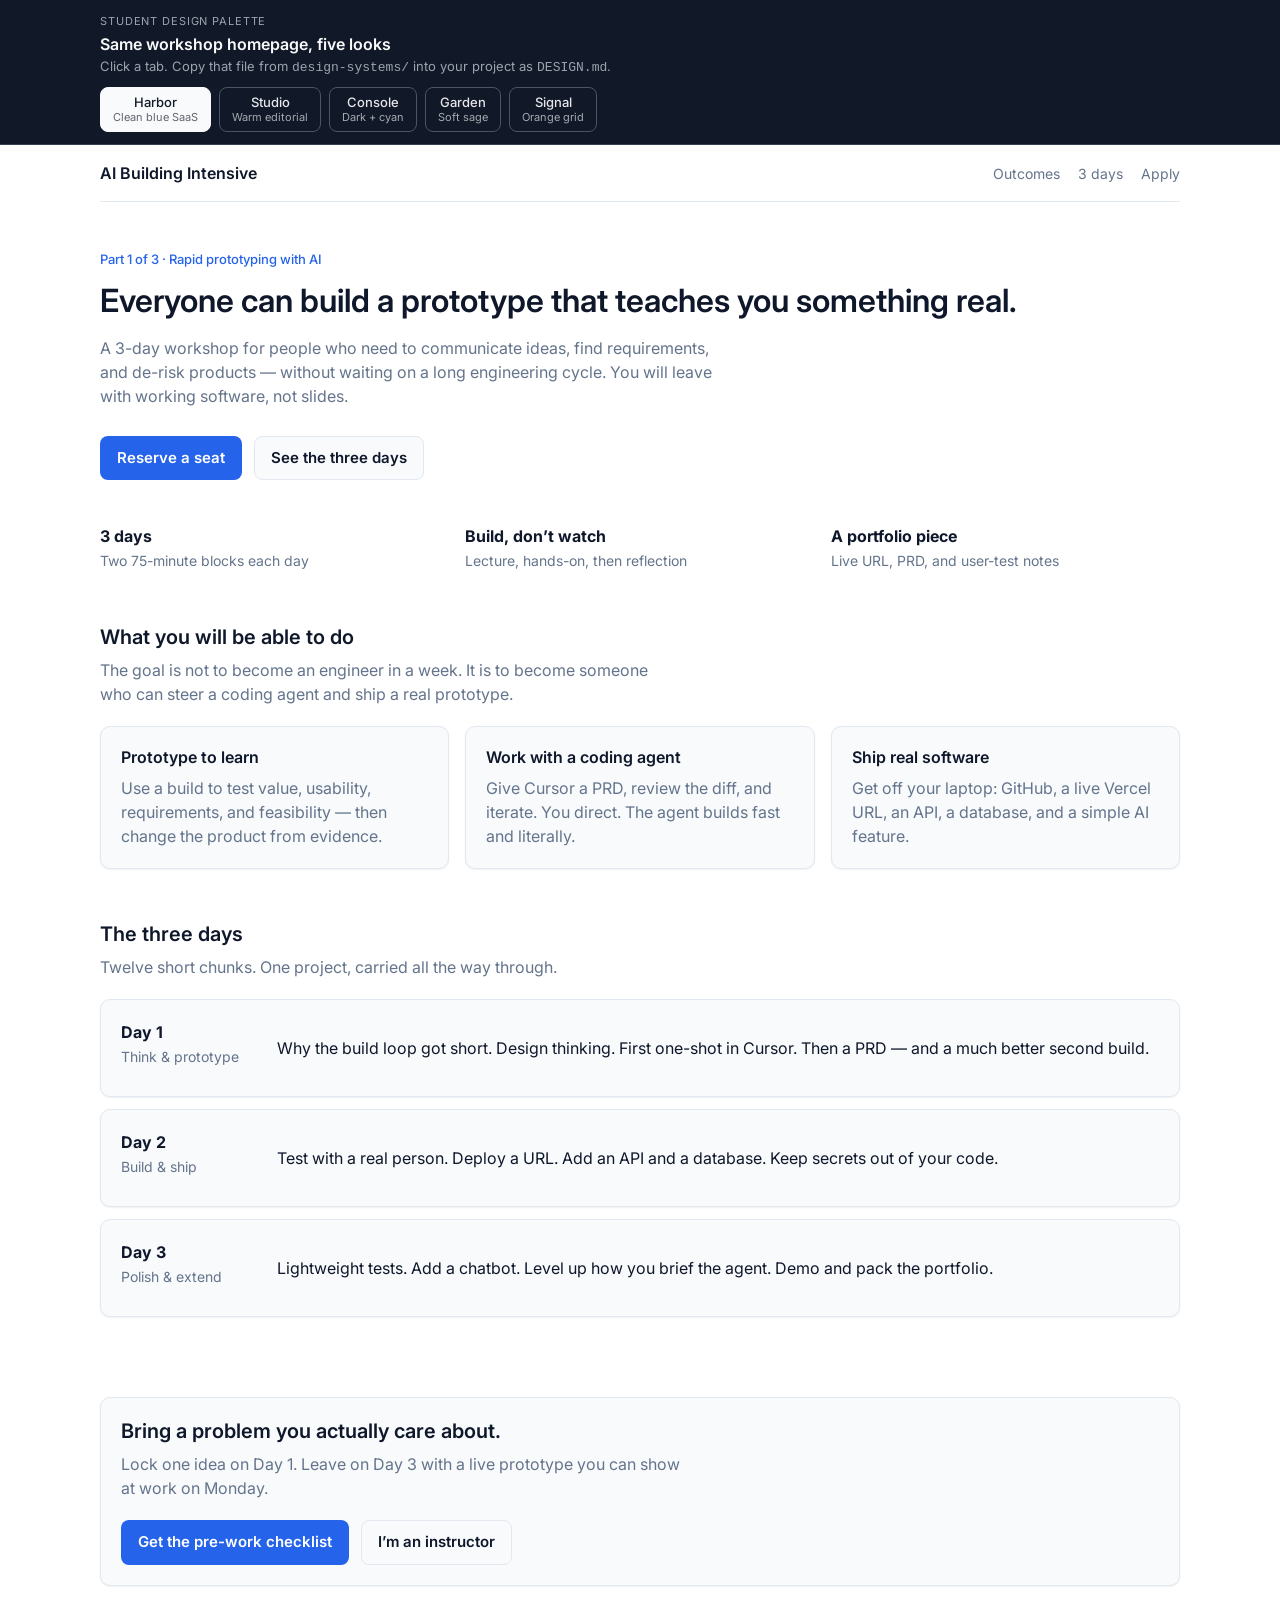
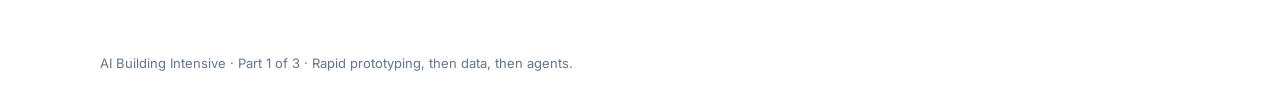
<file: student/design-preview/index.html>
<!DOCTYPE html>
<html lang="en">
<head>
  <meta charset="UTF-8" />
  <meta name="viewport" content="width=device-width, initial-scale=1" />
  <title>AI Building Intensive — Design preview</title>
  <link rel="preconnect" href="https://fonts.googleapis.com" />
  <link rel="preconnect" href="https://fonts.gstatic.com" crossorigin />
  <link href="https://fonts.googleapis.com/css2?family=Inter:wght@400;500;600;700&family=JetBrains+Mono:wght@400;500&family=Plus+Jakarta+Sans:wght@400;600;700&family=Source+Serif+4:wght@600;700&display=swap" rel="stylesheet" />
  <style>
    :root {
      --chrome-bg: #111827;
      --chrome-text: #f9fafb;
      --chrome-muted: #9ca3af;
      --chrome-line: #374151;
    }

    * { box-sizing: border-box; }
    html, body { margin: 0; padding: 0; }
    body { min-height: 100vh; background: #111; }

    /* —— Preview chrome (not part of the marketing page) —— */
    .chrome {
      position: sticky;
      top: 0;
      z-index: 20;
      background: var(--chrome-bg);
      color: var(--chrome-text);
      border-bottom: 1px solid var(--chrome-line);
      font-family: Inter, system-ui, sans-serif;
    }
    .chrome-inner {
      max-width: 1120px;
      margin: 0 auto;
      padding: 14px 20px 12px;
    }
    .chrome-kicker {
      font-size: 11px;
      letter-spacing: 0.08em;
      text-transform: uppercase;
      color: var(--chrome-muted);
      margin: 0 0 6px;
    }
    .chrome-title {
      margin: 0 0 4px;
      font-size: 16px;
      font-weight: 600;
    }
    .chrome-sub {
      margin: 0 0 12px;
      font-size: 13px;
      color: var(--chrome-muted);
    }
    .tabs {
      display: flex;
      flex-wrap: wrap;
      gap: 8px;
    }
    .tab {
      appearance: none;
      border: 1px solid #4b5563;
      background: transparent;
      color: #e5e7eb;
      font: 500 13px/1 Inter, system-ui, sans-serif;
      padding: 8px 12px;
      border-radius: 8px;
      cursor: pointer;
    }
    .tab:hover { border-color: #9ca3af; }
    .tab[aria-selected="true"] {
      background: #f9fafb;
      color: #111827;
      border-color: #f9fafb;
    }
    .tab small {
      display: block;
      font-weight: 400;
      opacity: 0.7;
      margin-top: 3px;
      font-size: 11px;
    }
    .tab[aria-selected="true"] small { opacity: 0.65; }

    /* —— Shared marketing layout —— */
    .page { min-height: calc(100vh - 140px); }
    .wrap { width: min(var(--max), calc(100% - var(--pad) * 2)); margin: 0 auto; }
    .site-nav {
      display: flex;
      align-items: center;
      justify-content: space-between;
      gap: 16px;
      padding: 16px 0;
    }
    .brand { font-weight: 600; text-decoration: none; color: inherit; }
    .nav-links { display: flex; gap: 18px; align-items: center; flex-wrap: wrap; }
    .nav-links a { text-decoration: none; color: var(--muted); font-size: 14px; }
    .nav-links a:hover { color: var(--brand); }
    .hero { padding: 48px 0 36px; }
    .kicker { font-size: 13px; font-weight: 500; color: var(--brand); margin: 0 0 12px; }
    .hero h1 { margin: 0 0 16px; }
    .lede { margin: 0 0 28px; color: var(--muted); max-width: 40rem; }
    .actions { display: flex; gap: 12px; flex-wrap: wrap; }
    .btn {
      display: inline-flex;
      align-items: center;
      justify-content: center;
      text-decoration: none;
      font-weight: 600;
      border: 1px solid transparent;
      cursor: default;
    }
    .btn-primary { background: var(--brand); color: var(--on-brand); }
    .btn-secondary { background: var(--surface); color: var(--text); border-color: var(--border); }
    .meta-row {
      display: grid;
      grid-template-columns: repeat(3, 1fr);
      gap: 16px;
      padding: 8px 0 40px;
    }
    .meta-row strong { display: block; }
    .meta-row span { color: var(--muted); font-size: 14px; }
    section { padding: 12px 0 40px; }
    section h2 { margin: 0 0 8px; }
    .section-lede { color: var(--muted); margin: 0 0 20px; max-width: 36rem; }
    .cards {
      display: grid;
      grid-template-columns: repeat(3, 1fr);
      gap: var(--card-gap);
    }
    .card { padding: var(--card-pad); }
    .card h3 { margin: 0 0 8px; }
    .card p { margin: 0; color: var(--muted); }
    .days { display: grid; gap: 12px; }
    .day {
      display: grid;
      grid-template-columns: 140px 1fr;
      gap: 16px;
      padding: var(--card-pad);
    }
    .day b { display: block; }
    .day span { color: var(--muted); font-size: 14px; }
    .cta-band { padding: 40px 0 48px; }
    .cta-box { padding: var(--card-pad); }
    footer {
      padding: 20px 0 40px;
      color: var(--muted);
      font-size: 13px;
    }
    @media (max-width: 800px) {
      .cards, .meta-row { grid-template-columns: 1fr; }
      .day { grid-template-columns: 1fr; }
    }

    /* —— Harbor —— */
    .theme-harbor {
      --bg: #ffffff;
      --surface: #f8fafc;
      --text: #0f172a;
      --muted: #64748b;
      --border: #e2e8f0;
      --brand: #2563eb;
      --on-brand: #ffffff;
      --max: 1080px;
      --pad: 32px;
      --radius: 10px;
      --btn-radius: 8px;
      --card-pad: 20px;
      --card-gap: 16px;
      --shadow: 0 1px 2px rgba(15,23,42,0.06);
      --font: Inter, system-ui, sans-serif;
      --display: Inter, system-ui, sans-serif;
      background: var(--bg);
      color: var(--text);
      font: 400 16px/1.5 var(--font);
    }
    .theme-harbor .site-nav { border-bottom: 1px solid var(--border); }
    .theme-harbor h1 { font: 600 32px/1.2 var(--display); }
    .theme-harbor h2 { font: 600 20px/1.3 var(--display); }
    .theme-harbor h3 { font: 600 16px/1.3 var(--display); }
    .theme-harbor .btn { border-radius: var(--btn-radius); padding: 10px 16px; font-size: 15px; }
    .theme-harbor .card, .theme-harbor .day, .theme-harbor .cta-box {
      background: var(--surface);
      border: 1px solid var(--border);
      border-radius: var(--radius);
      box-shadow: var(--shadow);
    }

    /* —— Studio —— */
    .theme-studio {
      --bg: #f7f1e8;
      --surface: #fffdf8;
      --text: #2a2118;
      --muted: #7a6a58;
      --border: #e4d6c3;
      --brand: #c45c26;
      --on-brand: #fffdf8;
      --max: 960px;
      --pad: 28px;
      --radius: 6px;
      --btn-radius: 6px;
      --card-pad: 22px;
      --card-gap: 18px;
      --shadow: none;
      --font: Inter, system-ui, sans-serif;
      --display: "Source Serif 4", Georgia, serif;
      background: var(--bg);
      color: var(--text);
      font: 400 17px/1.6 var(--font);
    }
    .theme-studio .site-nav { border-bottom: none; }
    .theme-studio .nav-links a[href="#apply"] { color: var(--brand); }
    .theme-studio h1 { font: 600 40px/1.2 var(--display); }
    .theme-studio h2 { font: 600 24px/1.3 var(--display); }
    .theme-studio h3 { font: 600 18px/1.3 var(--display); }
    .theme-studio .lede { max-width: 36rem; }
    .theme-studio .btn { border-radius: var(--btn-radius); padding: 10px 18px; }
    .theme-studio .btn-secondary { background: var(--bg); border-color: var(--brand); color: var(--brand); }
    .theme-studio .card, .theme-studio .day, .theme-studio .cta-box {
      background: var(--surface);
      border: 1px solid var(--border);
      border-radius: var(--radius);
    }
    .theme-studio .card h3 { border-left: 3px solid var(--brand); padding-left: 12px; }

    /* —— Console —— */
    .theme-console {
      --bg: #0b1220;
      --surface: #151c2c;
      --text: #e6edf7;
      --muted: #8b9bb4;
      --border: #2a3550;
      --brand: #22d3ee;
      --on-brand: #0b1220;
      --max: 1120px;
      --pad: 24px;
      --radius: 8px;
      --btn-radius: 8px;
      --card-pad: 18px;
      --card-gap: 12px;
      --shadow: none;
      --font: Inter, system-ui, sans-serif;
      --mono: "JetBrains Mono", ui-monospace, monospace;
      background: var(--bg);
      color: var(--text);
      font: 400 15px/1.5 var(--font);
    }
    .theme-console .site-nav { border-bottom: 1px solid var(--border); }
    .theme-console .kicker, .theme-console .brand { font-family: var(--mono); font-size: 12px; letter-spacing: 0.04em; }
    .theme-console h1 { font: 600 28px/1.2 var(--font); }
    .theme-console h2 { font: 600 18px/1.3 var(--font); }
    .theme-console h3 { font: 600 15px/1.3 var(--font); }
    .theme-console .btn { border-radius: var(--btn-radius); padding: 9px 14px; font-size: 14px; }
    .theme-console .btn-secondary { background: transparent; color: var(--brand); border-color: var(--brand); }
    .theme-console .card, .theme-console .day, .theme-console .cta-box {
      background: var(--surface);
      border: 1px solid var(--border);
      border-radius: var(--radius);
    }
    .theme-console .meta-row strong { font-family: var(--mono); font-size: 13px; color: var(--brand); }

    /* —— Garden —— */
    .theme-garden {
      --bg: #f4f7f2;
      --surface: #ffffff;
      --text: #1f2a1c;
      --muted: #5e6b59;
      --border: #d7e0d2;
      --brand: #3f6f4a;
      --on-brand: #ffffff;
      --soft: #e7f0e3;
      --max: 960px;
      --pad: 24px;
      --radius: 16px;
      --btn-radius: 999px;
      --card-pad: 20px;
      --card-gap: 16px;
      --shadow: 0 8px 24px rgba(31,42,28,0.06);
      --font: "Plus Jakarta Sans", Inter, system-ui, sans-serif;
      background: var(--bg);
      color: var(--text);
      font: 400 16px/1.55 var(--font);
    }
    .theme-garden .site-nav { border-bottom: none; }
    .theme-garden h1 { font: 700 30px/1.2 var(--font); }
    .theme-garden h2 { font: 600 20px/1.3 var(--font); }
    .theme-garden h3 { font: 600 16px/1.3 var(--font); }
    .theme-garden .btn { border-radius: var(--btn-radius); padding: 12px 20px; min-height: 44px; }
    .theme-garden .btn-secondary { border-color: var(--brand); color: var(--brand); }
    .theme-garden .card, .theme-garden .day, .theme-garden .cta-box {
      background: var(--surface);
      border: 1px solid var(--border);
      border-radius: var(--radius);
      box-shadow: var(--shadow);
    }
    .theme-garden .kicker {
      display: inline-block;
      background: var(--soft);
      color: var(--brand);
      padding: 4px 10px;
      border-radius: 999px;
    }

    /* —— Signal —— */
    .theme-signal {
      --bg: #fafafa;
      --surface: #ffffff;
      --text: #000000;
      --muted: #666666;
      --border: #dddddd;
      --brand: #ff6600;
      --on-brand: #ffffff;
      --max: 1040px;
      --pad: 16px;
      --radius: 0;
      --btn-radius: 0;
      --card-pad: 16px;
      --card-gap: 0;
      --shadow: none;
      --font: Inter, "Helvetica Neue", Helvetica, Arial, sans-serif;
      background: var(--bg);
      color: var(--text);
      font: 400 14px/1.45 var(--font);
    }
    .theme-signal .site-nav { border-bottom: 1px solid var(--border); }
    .theme-signal .nav-links a:hover { text-decoration: underline; }
    .theme-signal h1 { font: 500 32px/1.15 var(--font); }
    .theme-signal h2 { font: 500 18px/1.3 var(--font); }
    .theme-signal h3 { font: 500 14px/1.3 var(--font); }
    .theme-signal .btn { border-radius: 0; padding: 8px 12px; font-weight: 500; }
    .theme-signal .cards { border: 1px solid var(--border); border-bottom: none; }
    .theme-signal .card {
      background: var(--surface);
      border-bottom: 1px solid var(--border);
      border-right: 1px solid var(--border);
    }
    .theme-signal .card:last-child { border-right: none; }
    .theme-signal .day, .theme-signal .cta-box {
      background: var(--surface);
      border: 1px solid var(--border);
    }
    .theme-signal .days { gap: 0; }
    .theme-signal .day + .day { border-top: none; }
    @media (max-width: 800px) {
      .theme-signal .card { border-right: none; }
    }
  </style>
</head>
<body>
  <header class="chrome">
    <div class="chrome-inner">
      <p class="chrome-kicker">Student design palette</p>
      <h1 class="chrome-title">Same workshop homepage, five looks</h1>
      <p class="chrome-sub">Click a tab. Copy that file from <code>design-systems/</code> into your project as <code>DESIGN.md</code>.</p>
      <div class="tabs" role="tablist" aria-label="Design systems">
        <button class="tab" role="tab" aria-selected="true" data-theme="harbor">Harbor <small>Clean blue SaaS</small></button>
        <button class="tab" role="tab" aria-selected="false" data-theme="studio">Studio <small>Warm editorial</small></button>
        <button class="tab" role="tab" aria-selected="false" data-theme="console">Console <small>Dark + cyan</small></button>
        <button class="tab" role="tab" aria-selected="false" data-theme="garden">Garden <small>Soft sage</small></button>
        <button class="tab" role="tab" aria-selected="false" data-theme="signal">Signal <small>Orange grid</small></button>
      </div>
    </div>
  </header>

  <div id="page" class="page theme-harbor">
    <div class="wrap">
      <nav class="site-nav">
        <a class="brand" href="#">AI Building Intensive</a>
        <div class="nav-links">
          <a href="#outcomes">Outcomes</a>
          <a href="#days">3 days</a>
          <a href="#apply">Apply</a>
        </div>
      </nav>

      <header class="hero">
        <p class="kicker">Part 1 of 3 · Rapid prototyping with AI</p>
        <h1>Everyone can build a prototype that teaches you something real.</h1>
        <p class="lede">A 3-day workshop for people who need to communicate ideas, find requirements, and de-risk products — without waiting on a long engineering cycle. You will leave with working software, not slides.</p>
        <div class="actions">
          <a class="btn btn-primary" href="#apply">Reserve a seat</a>
          <a class="btn btn-secondary" href="#days">See the three days</a>
        </div>
      </header>

      <div class="meta-row">
        <div><strong>3 days</strong><span>Two 75-minute blocks each day</span></div>
        <div><strong>Build, don’t watch</strong><span>Lecture, hands-on, then reflection</span></div>
        <div><strong>A portfolio piece</strong><span>Live URL, PRD, and user-test notes</span></div>
      </div>

      <section id="outcomes">
        <h2>What you will be able to do</h2>
        <p class="section-lede">The goal is not to become an engineer in a week. It is to become someone who can steer a coding agent and ship a real prototype.</p>
        <div class="cards">
          <article class="card">
            <h3>Prototype to learn</h3>
            <p>Use a build to test value, usability, requirements, and feasibility — then change the product from evidence.</p>
          </article>
          <article class="card">
            <h3>Work with a coding agent</h3>
            <p>Give Cursor a PRD, review the diff, and iterate. You direct. The agent builds fast and literally.</p>
          </article>
          <article class="card">
            <h3>Ship real software</h3>
            <p>Get off your laptop: GitHub, a live Vercel URL, an API, a database, and a simple AI feature.</p>
          </article>
        </div>
      </section>

      <section id="days">
        <h2>The three days</h2>
        <p class="section-lede">Twelve short chunks. One project, carried all the way through.</p>
        <div class="days">
          <article class="day">
            <div><b>Day 1</b><span>Think &amp; prototype</span></div>
            <p>Why the build loop got short. Design thinking. First one-shot in Cursor. Then a PRD — and a much better second build.</p>
          </article>
          <article class="day">
            <div><b>Day 2</b><span>Build &amp; ship</span></div>
            <p>Test with a real person. Deploy a URL. Add an API and a database. Keep secrets out of your code.</p>
          </article>
          <article class="day">
            <div><b>Day 3</b><span>Polish &amp; extend</span></div>
            <p>Lightweight tests. Add a chatbot. Level up how you brief the agent. Demo and pack the portfolio.</p>
          </article>
        </div>
      </section>

      <section class="cta-band" id="apply">
        <div class="cta-box">
          <h2>Bring a problem you actually care about.</h2>
          <p class="section-lede">Lock one idea on Day 1. Leave on Day 3 with a live prototype you can show at work on Monday.</p>
          <div class="actions">
            <a class="btn btn-primary" href="#">Get the pre-work checklist</a>
            <a class="btn btn-secondary" href="#">I’m an instructor</a>
          </div>
        </div>
      </section>

      <footer>AI Building Intensive · Part 1 of 3 · Rapid prototyping, then data, then agents.</footer>
    </div>
  </div>

  <script>
    const page = document.getElementById("page");
    const tabs = document.querySelectorAll(".tab");
    tabs.forEach((tab) => {
      tab.addEventListener("click", () => {
        const theme = tab.dataset.theme;
        tabs.forEach((t) => t.setAttribute("aria-selected", String(t === tab)));
        page.className = "page theme-" + theme;
      });
    });
  </script>
</body>
</html>
</file>
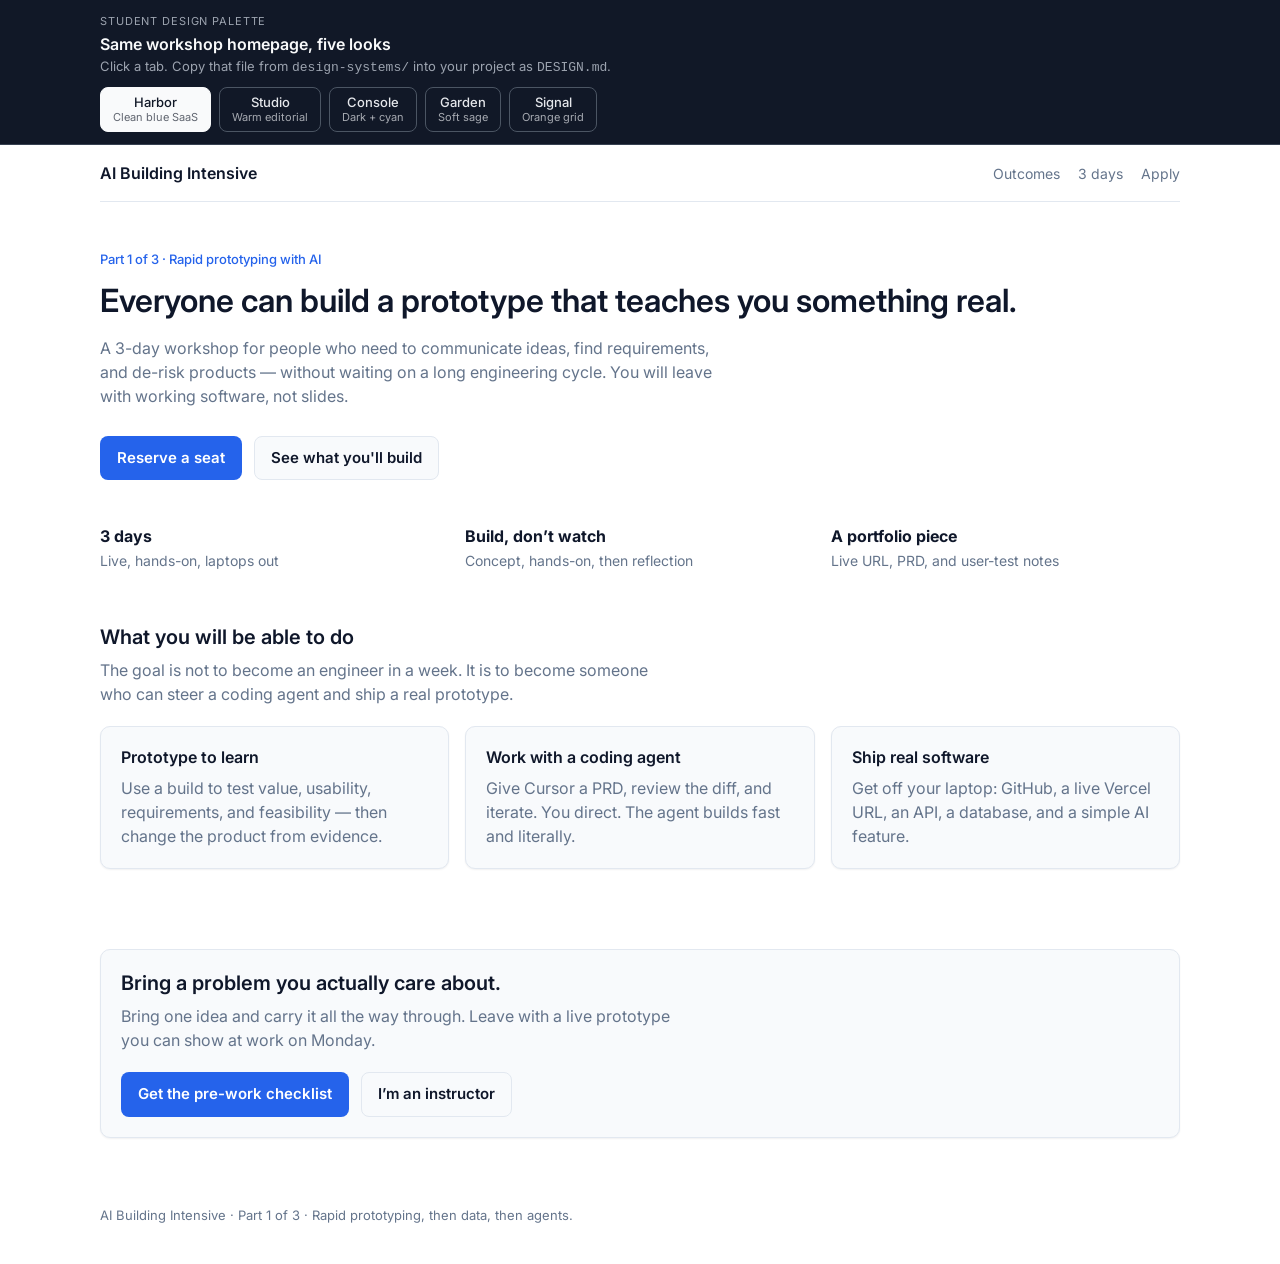
<file: student/design-system-preview/index.html>
<!DOCTYPE html>
<html lang="en">
<head>
  <meta charset="UTF-8" />
  <meta name="viewport" content="width=device-width, initial-scale=1" />
  <title>AI Building Intensive — Design system preview</title>
  <link rel="preconnect" href="https://fonts.googleapis.com" />
  <link rel="preconnect" href="https://fonts.gstatic.com" crossorigin />
  <link href="https://fonts.googleapis.com/css2?family=Inter:wght@400;500;600;700&family=JetBrains+Mono:wght@400;500&family=Plus+Jakarta+Sans:wght@400;600;700&family=Source+Serif+4:wght@600;700&display=swap" rel="stylesheet" />
  <style>
    :root {
      --chrome-bg: #111827;
      --chrome-text: #f9fafb;
      --chrome-muted: #9ca3af;
      --chrome-line: #374151;
    }

    * { box-sizing: border-box; }
    html, body { margin: 0; padding: 0; }
    body { min-height: 100vh; background: #111; }

    /* —— Design system preview chrome (not part of the marketing page) —— */
    .chrome {
      position: sticky;
      top: 0;
      z-index: 20;
      background: var(--chrome-bg);
      color: var(--chrome-text);
      border-bottom: 1px solid var(--chrome-line);
      font-family: Inter, system-ui, sans-serif;
    }
    .chrome-inner {
      max-width: 1120px;
      margin: 0 auto;
      padding: 14px 20px 12px;
    }
    .chrome-kicker {
      font-size: 11px;
      letter-spacing: 0.08em;
      text-transform: uppercase;
      color: var(--chrome-muted);
      margin: 0 0 6px;
    }
    .chrome-title {
      margin: 0 0 4px;
      font-size: 16px;
      font-weight: 600;
    }
    .chrome-sub {
      margin: 0 0 12px;
      font-size: 13px;
      color: var(--chrome-muted);
    }
    .tabs {
      display: flex;
      flex-wrap: wrap;
      gap: 8px;
    }
    .tab {
      appearance: none;
      border: 1px solid #4b5563;
      background: transparent;
      color: #e5e7eb;
      font: 500 13px/1 Inter, system-ui, sans-serif;
      padding: 8px 12px;
      border-radius: 8px;
      cursor: pointer;
    }
    .tab:hover { border-color: #9ca3af; }
    .tab[aria-selected="true"] {
      background: #f9fafb;
      color: #111827;
      border-color: #f9fafb;
    }
    .tab small {
      display: block;
      font-weight: 400;
      opacity: 0.7;
      margin-top: 3px;
      font-size: 11px;
    }
    .tab[aria-selected="true"] small { opacity: 0.65; }

    /* —— Shared marketing layout —— */
    .page { min-height: calc(100vh - 140px); }
    .wrap { width: min(var(--max), calc(100% - var(--pad) * 2)); margin: 0 auto; }
    .site-nav {
      display: flex;
      align-items: center;
      justify-content: space-between;
      gap: 16px;
      padding: 16px 0;
    }
    .brand { font-weight: 600; text-decoration: none; color: inherit; }
    .nav-links { display: flex; gap: 18px; align-items: center; flex-wrap: wrap; }
    .nav-links a { text-decoration: none; color: var(--muted); font-size: 14px; }
    .nav-links a:hover { color: var(--brand); }
    .hero { padding: 48px 0 36px; }
    .kicker { font-size: 13px; font-weight: 500; color: var(--brand); margin: 0 0 12px; }
    .hero h1 { margin: 0 0 16px; }
    .lede { margin: 0 0 28px; color: var(--muted); max-width: 40rem; }
    .actions { display: flex; gap: 12px; flex-wrap: wrap; }
    .btn {
      display: inline-flex;
      align-items: center;
      justify-content: center;
      text-decoration: none;
      font-weight: 600;
      border: 1px solid transparent;
      cursor: default;
    }
    .btn-primary { background: var(--brand); color: var(--on-brand); }
    .btn-secondary { background: var(--surface); color: var(--text); border-color: var(--border); }
    .meta-row {
      display: grid;
      grid-template-columns: repeat(3, 1fr);
      gap: 16px;
      padding: 8px 0 40px;
    }
    .meta-row strong { display: block; }
    .meta-row span { color: var(--muted); font-size: 14px; }
    section { padding: 12px 0 40px; }
    section h2 { margin: 0 0 8px; }
    .section-lede { color: var(--muted); margin: 0 0 20px; max-width: 36rem; }
    .cards {
      display: grid;
      grid-template-columns: repeat(3, 1fr);
      gap: var(--card-gap);
    }
    .card { padding: var(--card-pad); }
    .card h3 { margin: 0 0 8px; }
    .card p { margin: 0; color: var(--muted); }
    .days { display: grid; gap: 12px; }
    .day {
      display: grid;
      grid-template-columns: 140px 1fr;
      gap: 16px;
      padding: var(--card-pad);
    }
    .day b { display: block; }
    .day span { color: var(--muted); font-size: 14px; }
    .cta-band { padding: 40px 0 48px; }
    .cta-box { padding: var(--card-pad); }
    footer {
      padding: 20px 0 40px;
      color: var(--muted);
      font-size: 13px;
    }
    @media (max-width: 800px) {
      .cards, .meta-row { grid-template-columns: 1fr; }
      .day { grid-template-columns: 1fr; }
    }

    /* —— Harbor —— */
    .theme-harbor {
      --bg: #ffffff;
      --surface: #f8fafc;
      --text: #0f172a;
      --muted: #64748b;
      --border: #e2e8f0;
      --brand: #2563eb;
      --on-brand: #ffffff;
      --max: 1080px;
      --pad: 32px;
      --radius: 10px;
      --btn-radius: 8px;
      --card-pad: 20px;
      --card-gap: 16px;
      --shadow: 0 1px 2px rgba(15,23,42,0.06);
      --font: Inter, system-ui, sans-serif;
      --display: Inter, system-ui, sans-serif;
      background: var(--bg);
      color: var(--text);
      font: 400 16px/1.5 var(--font);
    }
    .theme-harbor .site-nav { border-bottom: 1px solid var(--border); }
    .theme-harbor h1 { font: 600 32px/1.2 var(--display); }
    .theme-harbor h2 { font: 600 20px/1.3 var(--display); }
    .theme-harbor h3 { font: 600 16px/1.3 var(--display); }
    .theme-harbor .btn { border-radius: var(--btn-radius); padding: 10px 16px; font-size: 15px; }
    .theme-harbor .card, .theme-harbor .day, .theme-harbor .cta-box {
      background: var(--surface);
      border: 1px solid var(--border);
      border-radius: var(--radius);
      box-shadow: var(--shadow);
    }

    /* —— Studio —— */
    .theme-studio {
      --bg: #f7f1e8;
      --surface: #fffdf8;
      --text: #2a2118;
      --muted: #7a6a58;
      --border: #e4d6c3;
      --brand: #c45c26;
      --on-brand: #fffdf8;
      --max: 960px;
      --pad: 28px;
      --radius: 6px;
      --btn-radius: 6px;
      --card-pad: 22px;
      --card-gap: 18px;
      --shadow: none;
      --font: Inter, system-ui, sans-serif;
      --display: "Source Serif 4", Georgia, serif;
      background: var(--bg);
      color: var(--text);
      font: 400 17px/1.6 var(--font);
    }
    .theme-studio .site-nav { border-bottom: none; }
    .theme-studio .nav-links a[href="#apply"] { color: var(--brand); }
    .theme-studio h1 { font: 600 40px/1.2 var(--display); }
    .theme-studio h2 { font: 600 24px/1.3 var(--display); }
    .theme-studio h3 { font: 600 18px/1.3 var(--display); }
    .theme-studio .lede { max-width: 36rem; }
    .theme-studio .btn { border-radius: var(--btn-radius); padding: 10px 18px; }
    .theme-studio .btn-secondary { background: var(--bg); border-color: var(--brand); color: var(--brand); }
    .theme-studio .card, .theme-studio .day, .theme-studio .cta-box {
      background: var(--surface);
      border: 1px solid var(--border);
      border-radius: var(--radius);
    }
    .theme-studio .card h3 { border-left: 3px solid var(--brand); padding-left: 12px; }

    /* —— Console —— */
    .theme-console {
      --bg: #0b1220;
      --surface: #151c2c;
      --text: #e6edf7;
      --muted: #8b9bb4;
      --border: #2a3550;
      --brand: #22d3ee;
      --on-brand: #0b1220;
      --max: 1120px;
      --pad: 24px;
      --radius: 8px;
      --btn-radius: 8px;
      --card-pad: 18px;
      --card-gap: 12px;
      --shadow: none;
      --font: Inter, system-ui, sans-serif;
      --mono: "JetBrains Mono", ui-monospace, monospace;
      background: var(--bg);
      color: var(--text);
      font: 400 15px/1.5 var(--font);
    }
    .theme-console .site-nav { border-bottom: 1px solid var(--border); }
    .theme-console .kicker, .theme-console .brand { font-family: var(--mono); font-size: 12px; letter-spacing: 0.04em; }
    .theme-console h1 { font: 600 28px/1.2 var(--font); }
    .theme-console h2 { font: 600 18px/1.3 var(--font); }
    .theme-console h3 { font: 600 15px/1.3 var(--font); }
    .theme-console .btn { border-radius: var(--btn-radius); padding: 9px 14px; font-size: 14px; }
    .theme-console .btn-secondary { background: transparent; color: var(--brand); border-color: var(--brand); }
    .theme-console .card, .theme-console .day, .theme-console .cta-box {
      background: var(--surface);
      border: 1px solid var(--border);
      border-radius: var(--radius);
    }
    .theme-console .meta-row strong { font-family: var(--mono); font-size: 13px; color: var(--brand); }

    /* —— Garden —— */
    .theme-garden {
      --bg: #f4f7f2;
      --surface: #ffffff;
      --text: #1f2a1c;
      --muted: #5e6b59;
      --border: #d7e0d2;
      --brand: #3f6f4a;
      --on-brand: #ffffff;
      --soft: #e7f0e3;
      --max: 960px;
      --pad: 24px;
      --radius: 16px;
      --btn-radius: 999px;
      --card-pad: 20px;
      --card-gap: 16px;
      --shadow: 0 8px 24px rgba(31,42,28,0.06);
      --font: "Plus Jakarta Sans", Inter, system-ui, sans-serif;
      background: var(--bg);
      color: var(--text);
      font: 400 16px/1.55 var(--font);
    }
    .theme-garden .site-nav { border-bottom: none; }
    .theme-garden h1 { font: 700 30px/1.2 var(--font); }
    .theme-garden h2 { font: 600 20px/1.3 var(--font); }
    .theme-garden h3 { font: 600 16px/1.3 var(--font); }
    .theme-garden .btn { border-radius: var(--btn-radius); padding: 12px 20px; min-height: 44px; }
    .theme-garden .btn-secondary { border-color: var(--brand); color: var(--brand); }
    .theme-garden .card, .theme-garden .day, .theme-garden .cta-box {
      background: var(--surface);
      border: 1px solid var(--border);
      border-radius: var(--radius);
      box-shadow: var(--shadow);
    }
    .theme-garden .kicker {
      display: inline-block;
      background: var(--soft);
      color: var(--brand);
      padding: 4px 10px;
      border-radius: 999px;
    }

    /* —— Signal —— */
    .theme-signal {
      --bg: #fafafa;
      --surface: #ffffff;
      --text: #000000;
      --muted: #666666;
      --border: #dddddd;
      --brand: #ff6600;
      --on-brand: #ffffff;
      --max: 1040px;
      --pad: 16px;
      --radius: 0;
      --btn-radius: 0;
      --card-pad: 16px;
      --card-gap: 0;
      --shadow: none;
      --font: Inter, "Helvetica Neue", Helvetica, Arial, sans-serif;
      background: var(--bg);
      color: var(--text);
      font: 400 14px/1.45 var(--font);
    }
    .theme-signal .site-nav { border-bottom: 1px solid var(--border); }
    .theme-signal .nav-links a:hover { text-decoration: underline; }
    .theme-signal h1 { font: 500 32px/1.15 var(--font); }
    .theme-signal h2 { font: 500 18px/1.3 var(--font); }
    .theme-signal h3 { font: 500 14px/1.3 var(--font); }
    .theme-signal .btn { border-radius: 0; padding: 8px 12px; font-weight: 500; }
    .theme-signal .cards { border: 1px solid var(--border); border-bottom: none; }
    .theme-signal .card {
      background: var(--surface);
      border-bottom: 1px solid var(--border);
      border-right: 1px solid var(--border);
    }
    .theme-signal .card:last-child { border-right: none; }
    .theme-signal .day, .theme-signal .cta-box {
      background: var(--surface);
      border: 1px solid var(--border);
    }
    .theme-signal .days { gap: 0; }
    .theme-signal .day + .day { border-top: none; }
    @media (max-width: 800px) {
      .theme-signal .card { border-right: none; }
    }
  </style>
</head>
<body>
  <header class="chrome">
    <div class="chrome-inner">
      <p class="chrome-kicker">Student design palette</p>
      <h1 class="chrome-title">Same workshop homepage, five looks</h1>
      <p class="chrome-sub">Click a tab. Copy that file from <code>design-systems/</code> into your project as <code>DESIGN.md</code>.</p>
      <div class="tabs" role="tablist" aria-label="Design systems">
        <button class="tab" role="tab" aria-selected="true" data-theme="harbor">Harbor <small>Clean blue SaaS</small></button>
        <button class="tab" role="tab" aria-selected="false" data-theme="studio">Studio <small>Warm editorial</small></button>
        <button class="tab" role="tab" aria-selected="false" data-theme="console">Console <small>Dark + cyan</small></button>
        <button class="tab" role="tab" aria-selected="false" data-theme="garden">Garden <small>Soft sage</small></button>
        <button class="tab" role="tab" aria-selected="false" data-theme="signal">Signal <small>Orange grid</small></button>
      </div>
    </div>
  </header>

  <div id="page" class="page theme-harbor">
    <div class="wrap">
      <nav class="site-nav">
        <a class="brand" href="#">AI Building Intensive</a>
        <div class="nav-links">
          <a href="#outcomes">Outcomes</a>
          <a href="#days">3 days</a>
          <a href="#apply">Apply</a>
        </div>
      </nav>

      <header class="hero">
        <p class="kicker">Part 1 of 3 · Rapid prototyping with AI</p>
        <h1>Everyone can build a prototype that teaches you something real.</h1>
        <p class="lede">A 3-day workshop for people who need to communicate ideas, find requirements, and de-risk products — without waiting on a long engineering cycle. You will leave with working software, not slides.</p>
        <div class="actions">
          <a class="btn btn-primary" href="#apply">Reserve a seat</a>
          <a class="btn btn-secondary" href="#outcomes">See what you'll build</a>
        </div>
      </header>

      <div class="meta-row">
        <div><strong>3 days</strong><span>Live, hands-on, laptops out</span></div>
        <div><strong>Build, don’t watch</strong><span>Concept, hands-on, then reflection</span></div>
        <div><strong>A portfolio piece</strong><span>Live URL, PRD, and user-test notes</span></div>
      </div>

      <section id="outcomes">
        <h2>What you will be able to do</h2>
        <p class="section-lede">The goal is not to become an engineer in a week. It is to become someone who can steer a coding agent and ship a real prototype.</p>
        <div class="cards">
          <article class="card">
            <h3>Prototype to learn</h3>
            <p>Use a build to test value, usability, requirements, and feasibility — then change the product from evidence.</p>
          </article>
          <article class="card">
            <h3>Work with a coding agent</h3>
            <p>Give Cursor a PRD, review the diff, and iterate. You direct. The agent builds fast and literally.</p>
          </article>
          <article class="card">
            <h3>Ship real software</h3>
            <p>Get off your laptop: GitHub, a live Vercel URL, an API, a database, and a simple AI feature.</p>
          </article>
        </div>
      </section>

      <section class="cta-band" id="apply">
        <div class="cta-box">
          <h2>Bring a problem you actually care about.</h2>
          <p class="section-lede">Bring one idea and carry it all the way through. Leave with a live prototype you can show at work on Monday.</p>
          <div class="actions">
            <a class="btn btn-primary" href="#">Get the pre-work checklist</a>
            <a class="btn btn-secondary" href="#">I’m an instructor</a>
          </div>
        </div>
      </section>

      <footer>AI Building Intensive · Part 1 of 3 · Rapid prototyping, then data, then agents.</footer>
    </div>
  </div>

  <script>
    const page = document.getElementById("page");
    const tabs = document.querySelectorAll(".tab");
    tabs.forEach((tab) => {
      tab.addEventListener("click", () => {
        const theme = tab.dataset.theme;
        tabs.forEach((t) => t.setAttribute("aria-selected", String(t === tab)));
        page.className = "page theme-" + theme;
      });
    });
  </script>
</body>
</html>
</file>
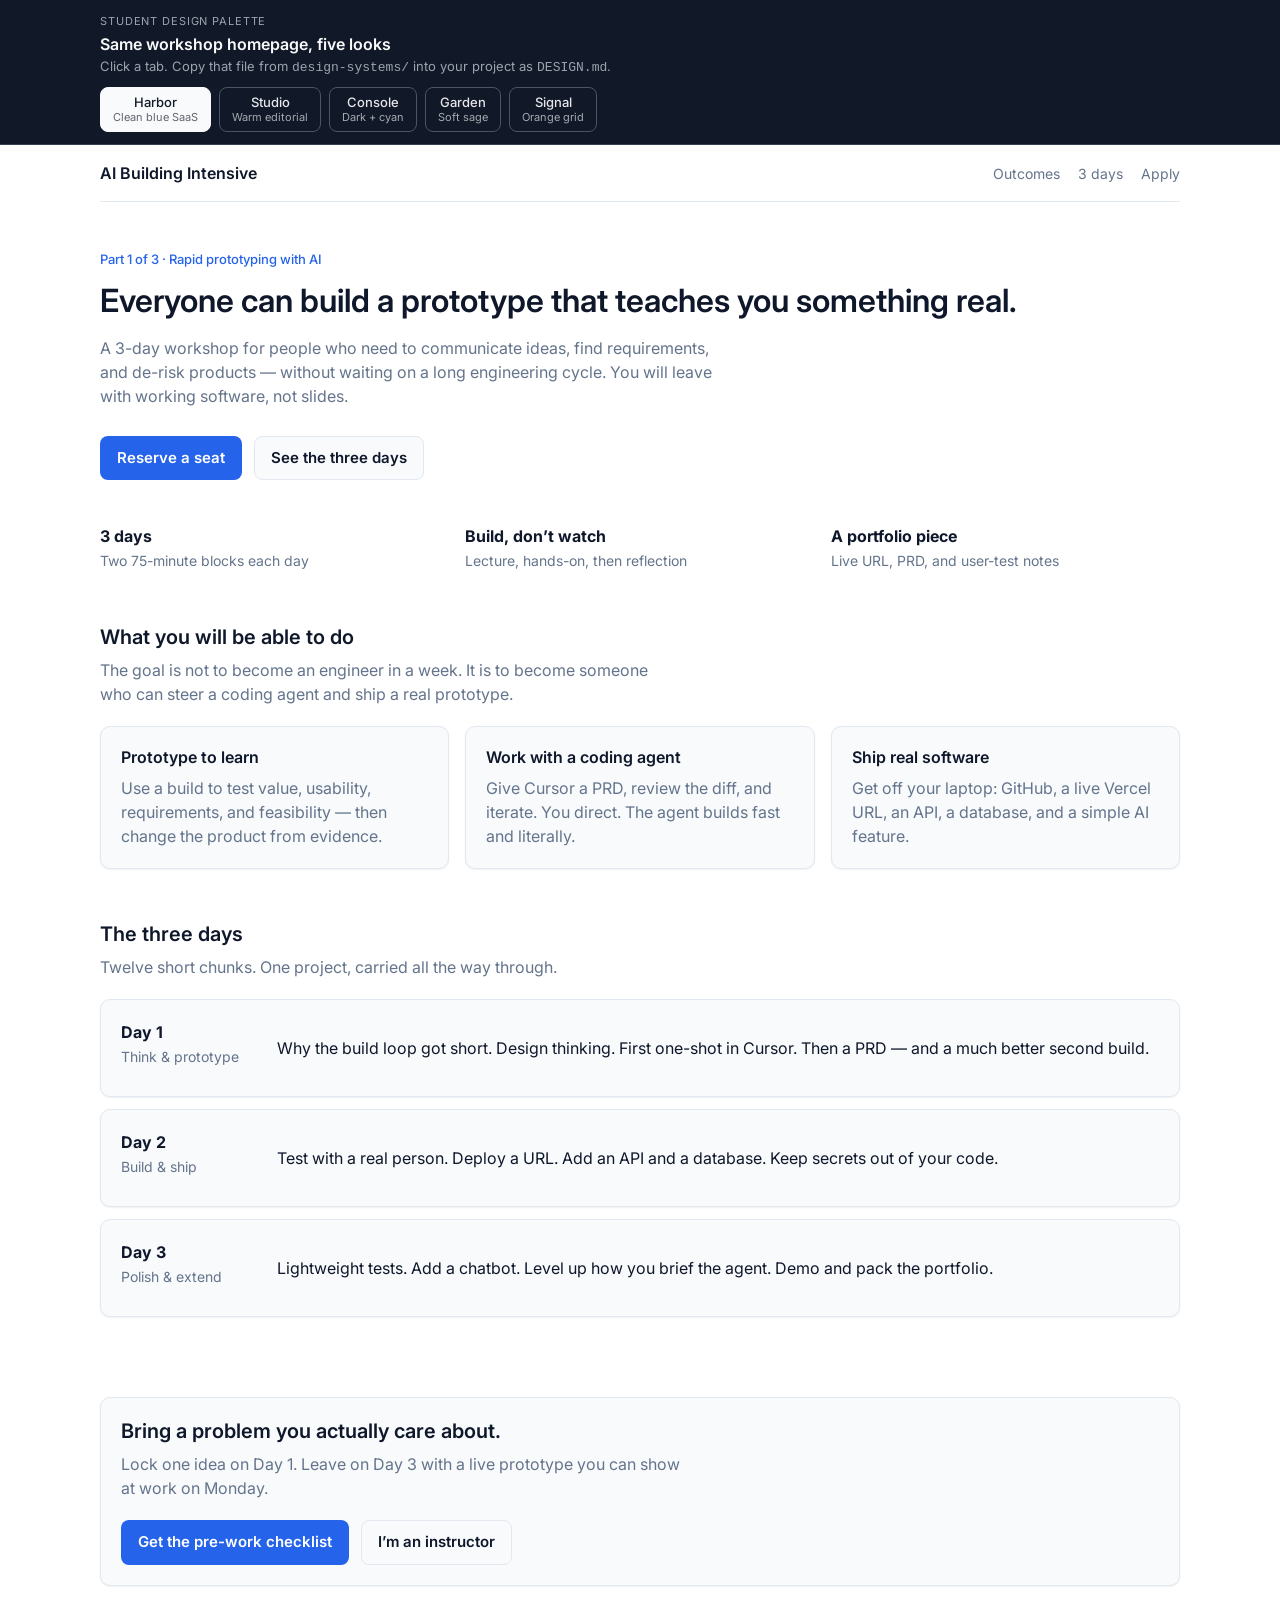
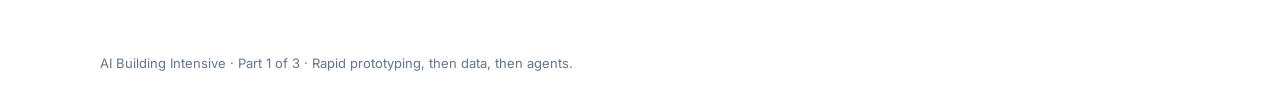
<file: student/gallery/index.html>
<!DOCTYPE html>
<html lang="en">
<head>
  <meta charset="UTF-8" />
  <meta name="viewport" content="width=device-width, initial-scale=1" />
  <title>AI Building Intensive — Design gallery</title>
  <link rel="preconnect" href="https://fonts.googleapis.com" />
  <link rel="preconnect" href="https://fonts.gstatic.com" crossorigin />
  <link href="https://fonts.googleapis.com/css2?family=Inter:wght@400;500;600;700&family=JetBrains+Mono:wght@400;500&family=Plus+Jakarta+Sans:wght@400;600;700&family=Source+Serif+4:wght@600;700&display=swap" rel="stylesheet" />
  <style>
    :root {
      --chrome-bg: #111827;
      --chrome-text: #f9fafb;
      --chrome-muted: #9ca3af;
      --chrome-line: #374151;
    }

    * { box-sizing: border-box; }
    html, body { margin: 0; padding: 0; }
    body { min-height: 100vh; background: #111; }

    /* —— Gallery chrome (not part of the marketing page) —— */
    .chrome {
      position: sticky;
      top: 0;
      z-index: 20;
      background: var(--chrome-bg);
      color: var(--chrome-text);
      border-bottom: 1px solid var(--chrome-line);
      font-family: Inter, system-ui, sans-serif;
    }
    .chrome-inner {
      max-width: 1120px;
      margin: 0 auto;
      padding: 14px 20px 12px;
    }
    .chrome-kicker {
      font-size: 11px;
      letter-spacing: 0.08em;
      text-transform: uppercase;
      color: var(--chrome-muted);
      margin: 0 0 6px;
    }
    .chrome-title {
      margin: 0 0 4px;
      font-size: 16px;
      font-weight: 600;
    }
    .chrome-sub {
      margin: 0 0 12px;
      font-size: 13px;
      color: var(--chrome-muted);
    }
    .tabs {
      display: flex;
      flex-wrap: wrap;
      gap: 8px;
    }
    .tab {
      appearance: none;
      border: 1px solid #4b5563;
      background: transparent;
      color: #e5e7eb;
      font: 500 13px/1 Inter, system-ui, sans-serif;
      padding: 8px 12px;
      border-radius: 8px;
      cursor: pointer;
    }
    .tab:hover { border-color: #9ca3af; }
    .tab[aria-selected="true"] {
      background: #f9fafb;
      color: #111827;
      border-color: #f9fafb;
    }
    .tab small {
      display: block;
      font-weight: 400;
      opacity: 0.7;
      margin-top: 3px;
      font-size: 11px;
    }
    .tab[aria-selected="true"] small { opacity: 0.65; }

    /* —— Shared marketing layout —— */
    .page { min-height: calc(100vh - 140px); }
    .wrap { width: min(var(--max), calc(100% - var(--pad) * 2)); margin: 0 auto; }
    .site-nav {
      display: flex;
      align-items: center;
      justify-content: space-between;
      gap: 16px;
      padding: 16px 0;
    }
    .brand { font-weight: 600; text-decoration: none; color: inherit; }
    .nav-links { display: flex; gap: 18px; align-items: center; flex-wrap: wrap; }
    .nav-links a { text-decoration: none; color: var(--muted); font-size: 14px; }
    .nav-links a:hover { color: var(--brand); }
    .hero { padding: 48px 0 36px; }
    .kicker { font-size: 13px; font-weight: 500; color: var(--brand); margin: 0 0 12px; }
    .hero h1 { margin: 0 0 16px; }
    .lede { margin: 0 0 28px; color: var(--muted); max-width: 40rem; }
    .actions { display: flex; gap: 12px; flex-wrap: wrap; }
    .btn {
      display: inline-flex;
      align-items: center;
      justify-content: center;
      text-decoration: none;
      font-weight: 600;
      border: 1px solid transparent;
      cursor: default;
    }
    .btn-primary { background: var(--brand); color: var(--on-brand); }
    .btn-secondary { background: var(--surface); color: var(--text); border-color: var(--border); }
    .meta-row {
      display: grid;
      grid-template-columns: repeat(3, 1fr);
      gap: 16px;
      padding: 8px 0 40px;
    }
    .meta-row strong { display: block; }
    .meta-row span { color: var(--muted); font-size: 14px; }
    section { padding: 12px 0 40px; }
    section h2 { margin: 0 0 8px; }
    .section-lede { color: var(--muted); margin: 0 0 20px; max-width: 36rem; }
    .cards {
      display: grid;
      grid-template-columns: repeat(3, 1fr);
      gap: var(--card-gap);
    }
    .card { padding: var(--card-pad); }
    .card h3 { margin: 0 0 8px; }
    .card p { margin: 0; color: var(--muted); }
    .days { display: grid; gap: 12px; }
    .day {
      display: grid;
      grid-template-columns: 140px 1fr;
      gap: 16px;
      padding: var(--card-pad);
    }
    .day b { display: block; }
    .day span { color: var(--muted); font-size: 14px; }
    .cta-band { padding: 40px 0 48px; }
    .cta-box { padding: var(--card-pad); }
    footer {
      padding: 20px 0 40px;
      color: var(--muted);
      font-size: 13px;
    }
    @media (max-width: 800px) {
      .cards, .meta-row { grid-template-columns: 1fr; }
      .day { grid-template-columns: 1fr; }
    }

    /* —— Harbor —— */
    .theme-harbor {
      --bg: #ffffff;
      --surface: #f8fafc;
      --text: #0f172a;
      --muted: #64748b;
      --border: #e2e8f0;
      --brand: #2563eb;
      --on-brand: #ffffff;
      --max: 1080px;
      --pad: 32px;
      --radius: 10px;
      --btn-radius: 8px;
      --card-pad: 20px;
      --card-gap: 16px;
      --shadow: 0 1px 2px rgba(15,23,42,0.06);
      --font: Inter, system-ui, sans-serif;
      --display: Inter, system-ui, sans-serif;
      background: var(--bg);
      color: var(--text);
      font: 400 16px/1.5 var(--font);
    }
    .theme-harbor .site-nav { border-bottom: 1px solid var(--border); }
    .theme-harbor h1 { font: 600 32px/1.2 var(--display); }
    .theme-harbor h2 { font: 600 20px/1.3 var(--display); }
    .theme-harbor h3 { font: 600 16px/1.3 var(--display); }
    .theme-harbor .btn { border-radius: var(--btn-radius); padding: 10px 16px; font-size: 15px; }
    .theme-harbor .card, .theme-harbor .day, .theme-harbor .cta-box {
      background: var(--surface);
      border: 1px solid var(--border);
      border-radius: var(--radius);
      box-shadow: var(--shadow);
    }

    /* —— Studio —— */
    .theme-studio {
      --bg: #f7f1e8;
      --surface: #fffdf8;
      --text: #2a2118;
      --muted: #7a6a58;
      --border: #e4d6c3;
      --brand: #c45c26;
      --on-brand: #fffdf8;
      --max: 960px;
      --pad: 28px;
      --radius: 6px;
      --btn-radius: 6px;
      --card-pad: 22px;
      --card-gap: 18px;
      --shadow: none;
      --font: Inter, system-ui, sans-serif;
      --display: "Source Serif 4", Georgia, serif;
      background: var(--bg);
      color: var(--text);
      font: 400 17px/1.6 var(--font);
    }
    .theme-studio .site-nav { border-bottom: none; }
    .theme-studio .nav-links a[href="#apply"] { color: var(--brand); }
    .theme-studio h1 { font: 600 40px/1.2 var(--display); }
    .theme-studio h2 { font: 600 24px/1.3 var(--display); }
    .theme-studio h3 { font: 600 18px/1.3 var(--display); }
    .theme-studio .lede { max-width: 36rem; }
    .theme-studio .btn { border-radius: var(--btn-radius); padding: 10px 18px; }
    .theme-studio .btn-secondary { background: var(--bg); border-color: var(--brand); color: var(--brand); }
    .theme-studio .card, .theme-studio .day, .theme-studio .cta-box {
      background: var(--surface);
      border: 1px solid var(--border);
      border-radius: var(--radius);
    }
    .theme-studio .card h3 { border-left: 3px solid var(--brand); padding-left: 12px; }

    /* —— Console —— */
    .theme-console {
      --bg: #0b1220;
      --surface: #151c2c;
      --text: #e6edf7;
      --muted: #8b9bb4;
      --border: #2a3550;
      --brand: #22d3ee;
      --on-brand: #0b1220;
      --max: 1120px;
      --pad: 24px;
      --radius: 8px;
      --btn-radius: 8px;
      --card-pad: 18px;
      --card-gap: 12px;
      --shadow: none;
      --font: Inter, system-ui, sans-serif;
      --mono: "JetBrains Mono", ui-monospace, monospace;
      background: var(--bg);
      color: var(--text);
      font: 400 15px/1.5 var(--font);
    }
    .theme-console .site-nav { border-bottom: 1px solid var(--border); }
    .theme-console .kicker, .theme-console .brand { font-family: var(--mono); font-size: 12px; letter-spacing: 0.04em; }
    .theme-console h1 { font: 600 28px/1.2 var(--font); }
    .theme-console h2 { font: 600 18px/1.3 var(--font); }
    .theme-console h3 { font: 600 15px/1.3 var(--font); }
    .theme-console .btn { border-radius: var(--btn-radius); padding: 9px 14px; font-size: 14px; }
    .theme-console .btn-secondary { background: transparent; color: var(--brand); border-color: var(--brand); }
    .theme-console .card, .theme-console .day, .theme-console .cta-box {
      background: var(--surface);
      border: 1px solid var(--border);
      border-radius: var(--radius);
    }
    .theme-console .meta-row strong { font-family: var(--mono); font-size: 13px; color: var(--brand); }

    /* —— Garden —— */
    .theme-garden {
      --bg: #f4f7f2;
      --surface: #ffffff;
      --text: #1f2a1c;
      --muted: #5e6b59;
      --border: #d7e0d2;
      --brand: #3f6f4a;
      --on-brand: #ffffff;
      --soft: #e7f0e3;
      --max: 960px;
      --pad: 24px;
      --radius: 16px;
      --btn-radius: 999px;
      --card-pad: 20px;
      --card-gap: 16px;
      --shadow: 0 8px 24px rgba(31,42,28,0.06);
      --font: "Plus Jakarta Sans", Inter, system-ui, sans-serif;
      background: var(--bg);
      color: var(--text);
      font: 400 16px/1.55 var(--font);
    }
    .theme-garden .site-nav { border-bottom: none; }
    .theme-garden h1 { font: 700 30px/1.2 var(--font); }
    .theme-garden h2 { font: 600 20px/1.3 var(--font); }
    .theme-garden h3 { font: 600 16px/1.3 var(--font); }
    .theme-garden .btn { border-radius: var(--btn-radius); padding: 12px 20px; min-height: 44px; }
    .theme-garden .btn-secondary { border-color: var(--brand); color: var(--brand); }
    .theme-garden .card, .theme-garden .day, .theme-garden .cta-box {
      background: var(--surface);
      border: 1px solid var(--border);
      border-radius: var(--radius);
      box-shadow: var(--shadow);
    }
    .theme-garden .kicker {
      display: inline-block;
      background: var(--soft);
      color: var(--brand);
      padding: 4px 10px;
      border-radius: 999px;
    }

    /* —— Signal —— */
    .theme-signal {
      --bg: #fafafa;
      --surface: #ffffff;
      --text: #000000;
      --muted: #666666;
      --border: #dddddd;
      --brand: #ff6600;
      --on-brand: #ffffff;
      --max: 1040px;
      --pad: 16px;
      --radius: 0;
      --btn-radius: 0;
      --card-pad: 16px;
      --card-gap: 0;
      --shadow: none;
      --font: Inter, "Helvetica Neue", Helvetica, Arial, sans-serif;
      background: var(--bg);
      color: var(--text);
      font: 400 14px/1.45 var(--font);
    }
    .theme-signal .site-nav { border-bottom: 1px solid var(--border); }
    .theme-signal .nav-links a:hover { text-decoration: underline; }
    .theme-signal h1 { font: 500 32px/1.15 var(--font); }
    .theme-signal h2 { font: 500 18px/1.3 var(--font); }
    .theme-signal h3 { font: 500 14px/1.3 var(--font); }
    .theme-signal .btn { border-radius: 0; padding: 8px 12px; font-weight: 500; }
    .theme-signal .cards { border: 1px solid var(--border); border-bottom: none; }
    .theme-signal .card {
      background: var(--surface);
      border-bottom: 1px solid var(--border);
      border-right: 1px solid var(--border);
    }
    .theme-signal .card:last-child { border-right: none; }
    .theme-signal .day, .theme-signal .cta-box {
      background: var(--surface);
      border: 1px solid var(--border);
    }
    .theme-signal .days { gap: 0; }
    .theme-signal .day + .day { border-top: none; }
    @media (max-width: 800px) {
      .theme-signal .card { border-right: none; }
    }
  </style>
</head>
<body>
  <header class="chrome">
    <div class="chrome-inner">
      <p class="chrome-kicker">Student design palette</p>
      <h1 class="chrome-title">Same workshop homepage, five looks</h1>
      <p class="chrome-sub">Click a tab. Copy that file from <code>design-systems/</code> into your project as <code>DESIGN.md</code>.</p>
      <div class="tabs" role="tablist" aria-label="Design systems">
        <button class="tab" role="tab" aria-selected="true" data-theme="harbor">Harbor <small>Clean blue SaaS</small></button>
        <button class="tab" role="tab" aria-selected="false" data-theme="studio">Studio <small>Warm editorial</small></button>
        <button class="tab" role="tab" aria-selected="false" data-theme="console">Console <small>Dark + cyan</small></button>
        <button class="tab" role="tab" aria-selected="false" data-theme="garden">Garden <small>Soft sage</small></button>
        <button class="tab" role="tab" aria-selected="false" data-theme="signal">Signal <small>Orange grid</small></button>
      </div>
    </div>
  </header>

  <div id="page" class="page theme-harbor">
    <div class="wrap">
      <nav class="site-nav">
        <a class="brand" href="#">AI Building Intensive</a>
        <div class="nav-links">
          <a href="#outcomes">Outcomes</a>
          <a href="#days">3 days</a>
          <a href="#apply">Apply</a>
        </div>
      </nav>

      <header class="hero">
        <p class="kicker">Part 1 of 3 · Rapid prototyping with AI</p>
        <h1>Everyone can build a prototype that teaches you something real.</h1>
        <p class="lede">A 3-day workshop for people who need to communicate ideas, find requirements, and de-risk products — without waiting on a long engineering cycle. You will leave with working software, not slides.</p>
        <div class="actions">
          <a class="btn btn-primary" href="#apply">Reserve a seat</a>
          <a class="btn btn-secondary" href="#days">See the three days</a>
        </div>
      </header>

      <div class="meta-row">
        <div><strong>3 days</strong><span>Two 75-minute blocks each day</span></div>
        <div><strong>Build, don’t watch</strong><span>Lecture, hands-on, then reflection</span></div>
        <div><strong>A portfolio piece</strong><span>Live URL, PRD, and user-test notes</span></div>
      </div>

      <section id="outcomes">
        <h2>What you will be able to do</h2>
        <p class="section-lede">The goal is not to become an engineer in a week. It is to become someone who can steer a coding agent and ship a real prototype.</p>
        <div class="cards">
          <article class="card">
            <h3>Prototype to learn</h3>
            <p>Use a build to test value, usability, requirements, and feasibility — then change the product from evidence.</p>
          </article>
          <article class="card">
            <h3>Work with a coding agent</h3>
            <p>Give Cursor a PRD, review the diff, and iterate. You direct. The agent builds fast and literally.</p>
          </article>
          <article class="card">
            <h3>Ship real software</h3>
            <p>Get off your laptop: GitHub, a live Vercel URL, an API, a database, and a simple AI feature.</p>
          </article>
        </div>
      </section>

      <section id="days">
        <h2>The three days</h2>
        <p class="section-lede">Twelve short chunks. One project, carried all the way through.</p>
        <div class="days">
          <article class="day">
            <div><b>Day 1</b><span>Think &amp; prototype</span></div>
            <p>Why the build loop got short. Design thinking. First one-shot in Cursor. Then a PRD — and a much better second build.</p>
          </article>
          <article class="day">
            <div><b>Day 2</b><span>Build &amp; ship</span></div>
            <p>Test with a real person. Deploy a URL. Add an API and a database. Keep secrets out of your code.</p>
          </article>
          <article class="day">
            <div><b>Day 3</b><span>Polish &amp; extend</span></div>
            <p>Lightweight tests. Add a chatbot. Level up how you brief the agent. Demo and pack the portfolio.</p>
          </article>
        </div>
      </section>

      <section class="cta-band" id="apply">
        <div class="cta-box">
          <h2>Bring a problem you actually care about.</h2>
          <p class="section-lede">Lock one idea on Day 1. Leave on Day 3 with a live prototype you can show at work on Monday.</p>
          <div class="actions">
            <a class="btn btn-primary" href="#">Get the pre-work checklist</a>
            <a class="btn btn-secondary" href="#">I’m an instructor</a>
          </div>
        </div>
      </section>

      <footer>AI Building Intensive · Part 1 of 3 · Rapid prototyping, then data, then agents.</footer>
    </div>
  </div>

  <script>
    const page = document.getElementById("page");
    const tabs = document.querySelectorAll(".tab");
    tabs.forEach((tab) => {
      tab.addEventListener("click", () => {
        const theme = tab.dataset.theme;
        tabs.forEach((t) => t.setAttribute("aria-selected", String(t === tab)));
        page.className = "page theme-" + theme;
      });
    });
  </script>
</body>
</html>
</file>
